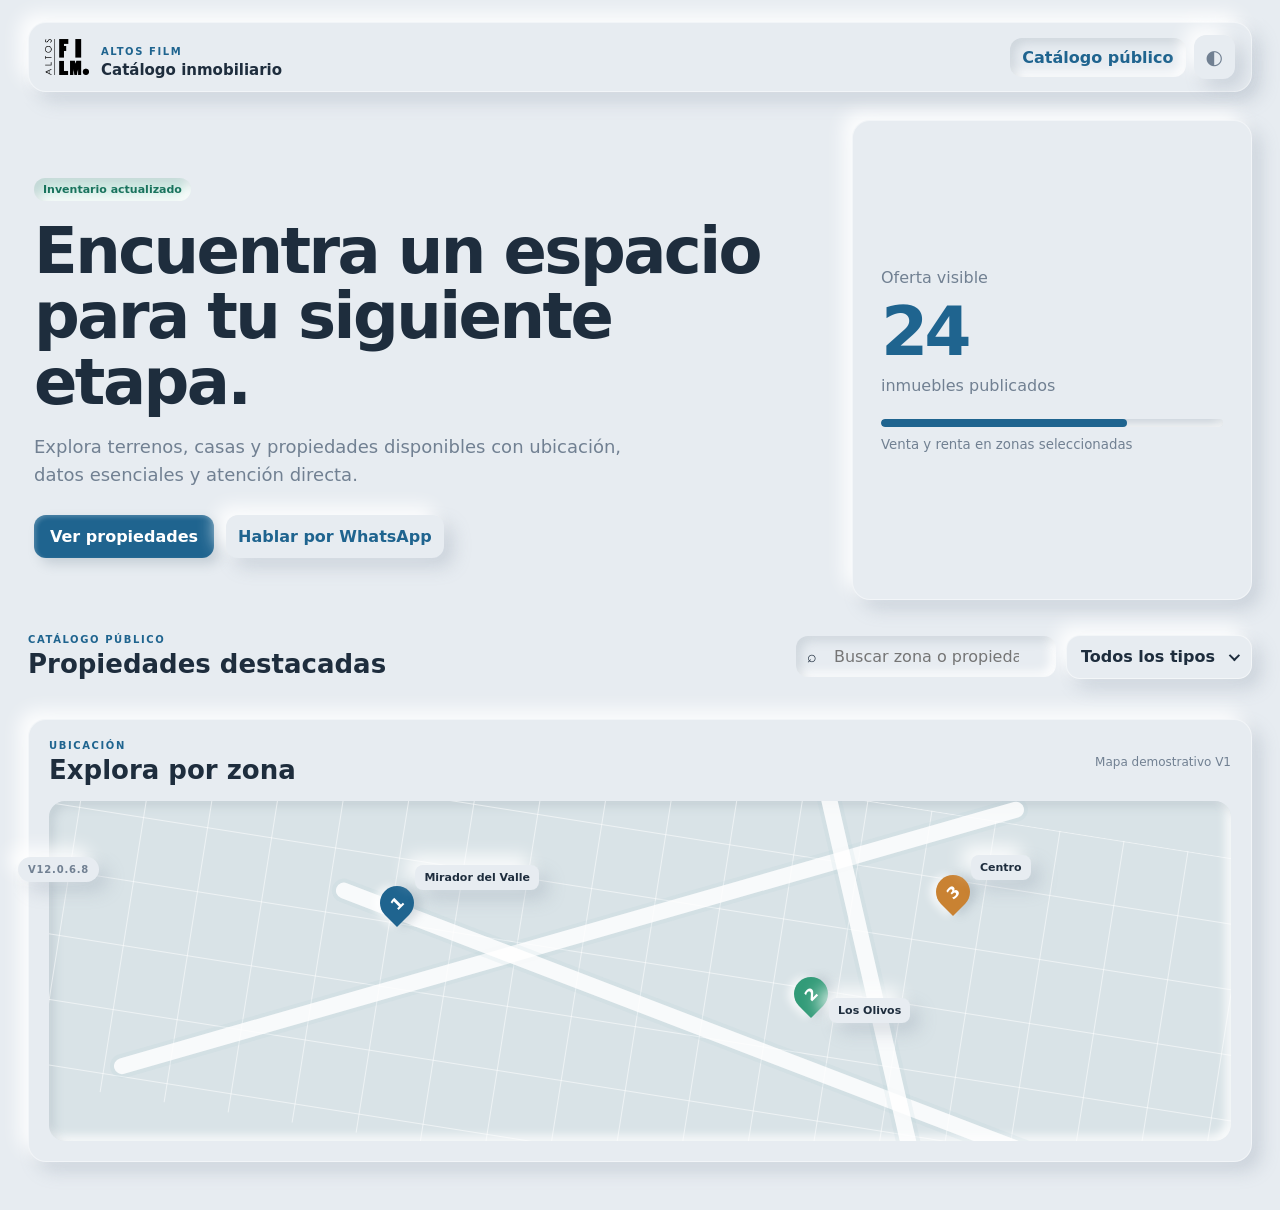
<file: portal/index.html>
<!doctype html>
<html lang="es">
  <head>
    <meta charset="UTF-8" />
    <meta name="viewport" content="width=device-width, initial-scale=1.0" />
    <meta name="description" content="RPM inmobiliario integral de Altos Film" />
    <title>Portal inmobiliario | Altos Film</title>
    <link rel="stylesheet" href="../src/css/app.css" />
  </head>
  <body class="portal-mode">
    <div class="app-shell">
      <header class="topbar glass-panel">
        <div class="brand-lockup">
          <img src="../assets/logo-altosfilm.png" alt="Altos Film" class="brand-logo" />
          <div>
            <p class="eyebrow">ALTOS FILM</p>
            <h1>Catálogo inmobiliario</h1>
          </div>
        </div>
        <div class="topbar-actions">
          <span class="mode-switch active">Catálogo público</span>
          <button class="icon-button" id="themeToggle" aria-label="Cambiar modo visual">◐</button>
        </div>
      </header>

      <main>
        <section id="portalView" class="view active-view">
          <div class="portal-hero">
            <div class="hero-copy">
              <span class="status-pill">Inventario actualizado</span>
              <h2>Encuentra un espacio para tu siguiente etapa.</h2>
              <p>Explora terrenos, casas y propiedades disponibles con ubicación, datos esenciales y atención directa.</p>
              <div class="hero-actions">
                <button class="primary-button" data-scroll="catalogo">Ver propiedades</button>
                <button class="secondary-button" id="heroContact">Hablar por WhatsApp</button>
              </div>
            </div>
            <div class="hero-stat glass-panel">
              <span class="stat-label">Oferta visible</span>
              <strong>24</strong>
              <span class="stat-caption">inmuebles publicados</span>
              <div class="mini-progress"><span></span></div>
              <small>Venta y renta en zonas seleccionadas</small>
            </div>
          </div>

          <section class="section-block" id="catalogo">
            <div class="section-heading">
              <div>
                <span class="eyebrow">CATÁLOGO PÚBLICO</span>
                <h3>Propiedades destacadas</h3>
              </div>
              <div class="catalog-controls">
                <label class="search-box"><span>⌕</span><input id="propertySearch" type="search" placeholder="Buscar zona o propiedad" /></label>
                <select id="propertyType" aria-label="Filtrar tipo de propiedad">
                  <option value="all">Todos los tipos</option>
                  <option value="Casa">Casas</option>
                  <option value="Terreno">Terrenos</option>
                </select>
              </div>
            </div>
            <div class="property-grid" id="propertyGrid"></div>
          </section>

          <section class="map-section glass-panel">
            <div class="section-heading compact">
              <div>
                <span class="eyebrow">UBICACIÓN</span>
                <h3>Explora por zona</h3>
              </div>
              <span class="map-note">Mapa demostrativo V1</span>
            </div>
            <div class="map-canvas" aria-label="Mapa demostrativo con propiedades">
              <div class="map-grid-lines"></div>
              <div class="map-road road-a"></div><div class="map-road road-b"></div><div class="map-road road-c"></div>
              <button class="map-pin pin-a" data-pin="Mirador del Valle">1</button>
              <button class="map-pin pin-b" data-pin="Los Olivos">2</button>
              <button class="map-pin pin-c" data-pin="Centro">3</button>
              <div class="map-label label-a">Mirador del Valle</div>
              <div class="map-label label-b">Los Olivos</div>
              <div class="map-label label-c">Centro</div>
            </div>
          </section>
        </section>

        <section id="rpmView" class="view">
          <div class="rpm-layout">
            <aside class="sidebar glass-panel">
              <div class="sidebar-title"><span class="signal-dot"></span><span>Operación interna</span></div>
              <nav class="side-nav">
                <button class="nav-item active" data-panel="dashboardPanel">⌂ <span>Dashboard</span></button>
                <button class="nav-item" data-panel="propertiesPanel">⌂ <span>Propiedades</span></button>
                <button class="nav-item" data-panel="crmPanel">◎ <span>CRM</span><b>8</b></button>
                <button class="nav-item" data-panel="collectionsPanel">$ <span>Cobranza</span><b>3</b></button>
                <button class="nav-item" data-panel="documentsPanel">▤ <span>Expedientes</span></button>
              </nav>
              <div class="sidebar-footer"><small>Sesión de demostración</small><strong>Administrador RPM</strong><button id="logoutDemo">Cerrar sesión</button></div>
            </aside>

            <div class="rpm-content">
              <div class="rpm-header">
                <div><span class="eyebrow">CONTROL GENERAL</span><h2>Buen día, administrador</h2><p>Este es el resumen de la operación inmobiliaria.</p></div>
                <button class="primary-button" id="newAction">＋ Nueva acción</button>
              </div>

              <section class="rpm-panel active-panel" id="dashboardPanel">
                <div class="metric-grid">
                  <article class="metric-card glass-panel"><span>Propiedades activas</span><strong>24</strong><small class="positive">+4 este mes</small></article>
                  <article class="metric-card glass-panel"><span>Prospectos abiertos</span><strong>86</strong><small class="positive">+12 esta semana</small></article>
                  <article class="metric-card glass-panel"><span>Cobranza pendiente</span><strong>$184,500</strong><small class="warning">3 vencimientos</small></article>
                  <article class="metric-card glass-panel"><span>Visitas agendadas</span><strong>12</strong><small>Próximos 7 días</small></article>
                </div>
                <div class="dashboard-columns">
                  <article class="data-card glass-panel"><div class="card-heading"><div><span class="eyebrow">ACTIVIDAD</span><h3>Seguimiento prioritario</h3></div><button class="text-button">Ver todo</button></div><div class="activity-list"><div class="activity-row"><span class="activity-icon cyan">◎</span><div><strong>Interés nuevo en Casa Encino</strong><small>Mariana López · hace 18 min</small></div><span class="tag blue">Nuevo</span></div><div class="activity-row"><span class="activity-icon green">✓</span><div><strong>Abono registrado en Lote 14</strong><small>Operación #RPM-1024 · hoy</small></div><span class="tag green">Pagado</span></div><div class="activity-row"><span class="activity-icon orange">!</span><div><strong>Documento pendiente</strong><small>Expediente de Roberto Sánchez</small></div><span class="tag orange">Revisar</span></div></div></article>
                  <article class="data-card glass-panel"><div class="card-heading"><div><span class="eyebrow">AGENDA</span><h3>Próximas visitas</h3></div><button class="text-button">Calendario</button></div><div class="agenda-item"><div class="date-badge"><strong>24</strong><small>SEP</small></div><div><strong>Casa Encino</strong><small>10:30 · Mariana López</small></div><span class="status-dot green-dot"></span></div><div class="agenda-item"><div class="date-badge"><strong>25</strong><small>SEP</small></div><div><strong>Terreno Los Olivos</strong><small>16:00 · Carlos Ramírez</small></div><span class="status-dot blue-dot"></span></div><div class="agenda-item"><div class="date-badge"><strong>27</strong><small>SEP</small></div><div><strong>Firma de contrato</strong><small>12:00 · Sala de juntas</small></div><span class="status-dot orange-dot"></span></div></article>
                </div>
              </section>

              <section class="rpm-panel" id="propertiesPanel"><div class="panel-title"><div><span class="eyebrow">INVENTARIO</span><h3>Propiedades</h3></div><button class="primary-button">＋ Registrar propiedad</button></div><div class="table-toolbar"><input type="search" placeholder="Buscar por clave, zona o propietario" /><select><option>Todos los estados</option><option>Disponible</option><option>Apartado</option></select></div><div class="table-wrap"><table><thead><tr><th>Clave</th><th>Propiedad</th><th>Zona</th><th>Operación</th><th>Estado</th></tr></thead><tbody><tr><td>RPM-1001</td><td><strong>Casa Encino</strong><small>Casa · 3 recámaras</small></td><td>Mirador del Valle</td><td>Venta · $2,850,000</td><td><span class="tag green">Disponible</span></td></tr><tr><td>RPM-1002</td><td><strong>Terreno Los Olivos</strong><small>Terreno · 420 m²</small></td><td>Los Olivos</td><td>Venta · $980,000</td><td><span class="tag blue">Publicado</span></td></tr><tr><td>RPM-1003</td><td><strong>Casa Centro</strong><small>Casa · 2 recámaras</small></td><td>Centro</td><td>Renta · $12,500</td><td><span class="tag orange">Apartado</span></td></tr></tbody></table></div></section>
              <section class="rpm-panel" id="crmPanel">
  <div class="panel-title"><div><span class="eyebrow">CRM INMOBILIARIO · V7.0</span><h3>CRM inmobiliario</h3><p class="panel-subtitle">Prospectos, clientes, propietarios e inversionistas con historial y próxima acción.</p></div><button class="primary-button" id="newCrmContact">＋ Nuevo contacto</button></div>
  <div class="crm-toolbar glass-panel"><input id="crmSearch" type="search" placeholder="Buscar nombre, teléfono, correo o inmueble" /><select id="crmOwnerFilter"><option value="all">Todos los responsables</option></select><select id="crmTypeFilter"><option value="all">Todos los perfiles</option><option>Nuevo</option><option>Potencial</option><option>Calificado</option><option>Cliente efectivo</option><option>Propietario</option><option>Inversionista</option><option>Perdido</option></select></div>
  <div class="crm-summary" id="crmSummary"></div>
  <div class="crm-kanban" id="crmKanban"></div>
</section>
              <section class="rpm-panel" id="collectionsPanel"><div class="panel-title"><div><span class="eyebrow">CONTROL FINANCIERO</span><h3>Cobranza y abonos</h3></div><button class="primary-button">＋ Registrar abono</button></div><div class="metric-grid compact-metrics"><article class="metric-card glass-panel"><span>Cartera total</span><strong>$1,240,500</strong><small>18 cuentas activas</small></article><article class="metric-card glass-panel"><span>Vencido</span><strong>$184,500</strong><small class="warning">3 cuentas requieren atención</small></article></div><div class="empty-state glass-panel"><span class="empty-icon">$</span><h3>Vista de cobranza preparada</h3><p>En la siguiente versión se conectarán contratos, calendarios de pago, abonos y comprobantes.</p></div></section>
              <section class="rpm-panel" id="documentsPanel"><div class="panel-title"><div><span class="eyebrow">EXPEDIENTES</span><h3>Documentación</h3></div><button class="primary-button">＋ Nuevo expediente</button></div><div class="empty-state glass-panel"><span class="empty-icon">▤</span><h3>Control documental preparado</h3><p>La V1 deja lista la navegación para expedientes de clientes, propiedades y operaciones.</p></div></section>
            </div>
          </div>
        </section>
      </main>
    </div>

    <div class="modal-backdrop" id="leadModal" aria-hidden="true"><div class="modal glass-panel lead-capture-modal"><button class="modal-close" data-close-modal>×</button><span class="eyebrow">CAPTACIÓN DE INTERESADOS · V6.0</span><h3>Quiero información</h3><p>Tu solicitud quedará vinculada a la propiedad para que el asesor tenga todo el contexto.</p><form id="leadForm"><input type="hidden" name="propertyId" /><label>Nombre<input name="name" required maxlength="120" placeholder="Tu nombre" /></label><label>Teléfono<input name="phone" required inputmode="tel" placeholder="10 dígitos" /></label><label>Correo (opcional)<input name="email" type="email" placeholder="correo@ejemplo.com" /></label><label>Propiedad de interés<input name="propertyName" readonly placeholder="Consulta general" /></label><div class="lead-property-context" id="leadPropertyContext" hidden></div><label>Horario preferido<select name="preferredTime"><option value="">Cualquier horario</option><option>Mañana</option><option>Mediodía</option><option>Tarde</option><option>Noche</option></select></label><label>Mensaje<textarea name="message" rows="3" placeholder="¿Qué te gustaría conocer?"></textarea></label><label class="consent"><input name="consent" type="checkbox" required /> Acepto que la inmobiliaria me contacte.</label><div class="lead-actions"><button class="primary-button" type="submit">Enviar interés</button></div><small class="lead-help">Primero guardaremos tu solicitud en el RPM y después se abrirá WhatsApp con tu mensaje preparado.</small></form></div></div>
    <div class="version-badge" title="Versión de desarrollo">V12.0.6.8</div>
<div class="modal-backdrop" id="crmContactModal" aria-hidden="true"><div class="modal glass-panel property-modal"><button class="modal-close" data-close-crm-modal>×</button><span class="eyebrow">CRM · V7.0</span><h3 id="crmContactModalTitle">Nuevo contacto</h3><form id="crmContactForm" class="property-form"><input type="hidden" name="sourceLeadId"/><label>Nombre<input name="name" required maxlength="120" /></label><label>Teléfono<input name="phone" required /></label><label>Correo<input name="email" type="email" /></label><label>Perfil<select name="contactType"><option>Nuevo</option><option>Potencial</option><option>Calificado</option><option>Cliente efectivo</option><option>Propietario</option><option>Inversionista</option><option>Perdido</option></select></label><label>Etapa<select name="stage"><option>Nuevo</option><option>Contactado</option><option>Calificado</option><option>Visita agendada</option><option>Negociación</option><option>Cerrado</option><option>Perdido</option></select></label><label>Responsable<input name="owner" placeholder="Asesor responsable" /></label><label>Inmueble / desarrollo<input name="propertyName" placeholder="Propiedad de interés" /></label><label>Próxima acción<input name="nextAction" placeholder="Llamar, visita, enviar propuesta…" /></label><label>Fecha próxima acción<input name="nextActionAt" type="datetime-local" /></label><label>Fuente<input name="source" placeholder="Portal, WhatsApp, referido…" /></label><label class="full-field">Preferencias<textarea name="preferences" rows="2" placeholder="Zona, presupuesto, tipo de inmueble…"></textarea></label><label class="full-field">Notas<textarea name="notes" rows="3"></textarea></label><div class="settings-actions full-field"><button class="primary-button" type="submit">Guardar contacto</button><button class="secondary-button" type="button" data-close-crm-modal>Cancelar</button></div></form></div></div>
<div class="modal-backdrop" id="crmDetailModal" aria-hidden="true"><div class="modal glass-panel crm-detail-modal"><button class="modal-close" data-close-crm-detail>×</button><div id="crmDetailContent"></div></div></div>
    <div class="toast" id="toast" role="status"></div>
    <script src="../config/firebase-config.js"></script>
    <script src="../src/js/app.js"></script>
  </body>
</html>
</file>
<file: src/css/app.css>
:root{--surface:#e7ecf1;--surface-dark:#dbe2e9;--ink:#1e2d3d;--muted:#718092;--primary:#1f648f;--cyan:#37aabe;--green:#329b78;--orange:#c98232;--red:#b85b61;--line:#d1d9e1;--light-shadow:-9px -9px 18px rgba(255,255,255,.9);--dark-shadow:9px 9px 18px rgba(128,145,160,.28);--pressed-shadow:inset 5px 5px 10px rgba(137,151,164,.25),inset -5px -5px 10px rgba(255,255,255,.88);--radius:18px}*{box-sizing:border-box}html{scroll-behavior:smooth}body{margin:0;min-height:100vh;color:var(--ink);font-family:Inter,ui-sans-serif,system-ui,-apple-system,"Segoe UI",sans-serif;background:var(--surface)}button,input,select,textarea{font:inherit}button{border:0;color:inherit;cursor:pointer}a{color:inherit}.app-shell{max-width:1440px;margin:0 auto;padding:22px 28px 48px}.glass-panel{background:var(--surface);border:1px solid rgba(255,255,255,.45);border-radius:var(--radius);box-shadow:var(--light-shadow),var(--dark-shadow)}.topbar{display:flex;align-items:center;justify-content:space-between;padding:12px 16px;margin-bottom:28px;position:sticky;top:14px;z-index:5}.brand-lockup{display:flex;gap:12px;align-items:center}.brand-logo{width:44px;height:44px;object-fit:contain}.brand-lockup h1{font-size:15px;margin:0}.eyebrow{display:block;color:var(--primary);font-size:10px;font-weight:850;letter-spacing:.16em;margin-bottom:4px}.topbar-actions{display:flex;align-items:center;gap:8px}.mode-switch,.icon-button,.secondary-button,.text-button{background:var(--surface);border-radius:12px;box-shadow:var(--light-shadow),var(--dark-shadow);color:var(--muted);font-weight:750;padding:10px 12px;text-decoration:none}.mode-switch.active{color:var(--primary);box-shadow:var(--pressed-shadow)}.icon-button{font-size:20px}.view{display:none}.active-view{display:block}.portal-hero{display:grid;grid-template-columns:1.5fr .75fr;gap:24px;align-items:stretch;margin-bottom:34px}.hero-copy{padding:58px 10px 42px 6px}.status-pill,.tag{display:inline-flex;align-items:center;border-radius:999px;padding:5px 9px;font-size:11px;font-weight:800}.status-pill{background:#d5eee7;color:#19735d;box-shadow:var(--pressed-shadow)}.hero-copy h2{max-width:760px;margin:18px 0;font-size:clamp(38px,5vw,72px);line-height:1.02;letter-spacing:-.04em}.hero-copy p{max-width:620px;color:var(--muted);font-size:18px;line-height:1.55}.hero-actions{display:flex;gap:12px;margin-top:26px}.primary-button{background:var(--primary);border-radius:12px;box-shadow:inset 2px 2px 4px rgba(255,255,255,.22),6px 6px 12px rgba(128,145,160,.32);color:#fff;font-weight:800;padding:12px 16px}.primary-button:active,.secondary-button:active,.icon-button:active,.mode-switch:active{box-shadow:var(--pressed-shadow);transform:translateY(1px)}.secondary-button{color:var(--primary)}.hero-stat{display:flex;flex-direction:column;justify-content:center;min-height:240px;padding:28px}.stat-label,.stat-caption,.metric-card span,.metric-card small{color:var(--muted)}.hero-stat strong{color:var(--primary);font-size:68px;letter-spacing:-.06em;margin:5px 0}.mini-progress{height:8px;border-radius:99px;background:var(--surface-dark);box-shadow:var(--pressed-shadow);margin:24px 0 10px;overflow:hidden}.mini-progress span{display:block;width:72%;height:100%;border-radius:99px;background:var(--primary)}.hero-stat small{color:var(--muted)}.section-block,.map-section{margin-top:24px}.section-heading{display:flex;align-items:end;justify-content:space-between;gap:16px;margin-bottom:16px}.section-heading.compact{align-items:center}.section-heading h3,.card-heading h3,.panel-title h3{font-size:26px;margin:0}.catalog-controls{display:flex;gap:12px;align-items:center}.search-box{display:flex;gap:6px;align-items:center;border-radius:12px;box-shadow:var(--pressed-shadow);padding:0 11px}.search-box input,.table-toolbar input{min-width:190px;border:0;outline:0;background:transparent;padding:11px}.catalog-controls select,.table-toolbar select{border:0;border-radius:12px;background:var(--surface);box-shadow:var(--light-shadow),var(--dark-shadow);color:var(--ink);padding:11px}.property-grid{display:grid;grid-template-columns:repeat(3,1fr);gap:18px}.property-card{overflow:hidden;background:var(--surface);border-radius:var(--radius);box-shadow:var(--light-shadow),var(--dark-shadow)}.property-visual{height:160px;position:relative;overflow:hidden;background-color:var(--surface-dark);background-position:center;background-size:cover}.property-visual::before{content:"";position:absolute;inset:0;background:linear-gradient(180deg,rgba(16,35,63,.02),rgba(16,35,63,.35))}.property-badge{position:absolute;left:12px;top:12px;z-index:1;border-radius:99px;background:var(--surface);box-shadow:var(--light-shadow),var(--dark-shadow);color:var(--primary);font-size:11px;font-weight:800;padding:6px 9px}.property-body{padding:16px}.property-body h4{margin:0 0 5px;font-size:18px}.property-body p{margin:0;color:var(--muted);font-size:13px}.property-meta{display:flex;justify-content:space-between;align-items:end;gap:8px;margin-top:16px}.property-price{color:var(--primary);font-size:18px;font-weight:850}.map-section{padding:20px}.map-note{color:var(--muted);font-size:12px}.map-canvas{height:340px;position:relative;overflow:hidden;border-radius:16px;background:#d9e3e7;box-shadow:var(--pressed-shadow)}.map-grid-lines{position:absolute;inset:0;background-image:linear-gradient(rgba(255,255,255,.55) 1px,transparent 1px),linear-gradient(90deg,rgba(255,255,255,.55) 1px,transparent 1px);background-size:54px 54px;transform:rotate(9deg) scale(1.2)}.map-road{position:absolute;height:16px;border-radius:99px;background:rgba(255,255,255,.82);box-shadow:0 0 0 4px rgba(164,196,204,.12);transform:rotate(-16deg)}.road-a{width:80%;top:38%;left:4%}.road-b{width:70%;top:67%;left:22%;transform:rotate(21deg)}.road-c{width:60%;top:12%;left:37%;transform:rotate(77deg)}.map-pin{width:34px;height:34px;position:absolute;border-radius:50% 50% 50% 0;background:var(--primary);box-shadow:5px 5px 10px rgba(128,145,160,.3),-4px -4px 9px rgba(255,255,255,.8);color:#fff;font-weight:800;transform:rotate(-45deg)}.pin-a{top:25%;left:28%}.pin-b{top:52%;left:63%;background:var(--green)}.pin-c{top:22%;left:75%;background:var(--orange)}.map-label{position:absolute;border-radius:8px;background:var(--surface);box-shadow:var(--light-shadow),var(--dark-shadow);color:var(--ink);font-size:11px;font-weight:800;padding:6px 9px}.label-a{top:19%;left:31%}.label-b{top:58%;left:66%}.label-c{top:16%;left:78%}.rpm-layout{display:grid;grid-template-columns:224px 1fr;gap:20px}.sidebar{display:flex;flex-direction:column;min-height:calc(100vh - 130px);padding:16px}.sidebar-title{display:flex;gap:8px;align-items:center;padding:10px 8px 22px;font-size:12px;font-weight:800}.signal-dot,.status-dot{width:8px;height:8px;display:inline-block;border-radius:50%;background:var(--green)}.side-nav{display:grid;gap:7px}.nav-item{display:flex;gap:10px;align-items:center;border-radius:12px;background:transparent;color:var(--muted);font-weight:750;padding:12px;text-align:left}.nav-item.active,.nav-item:hover{color:var(--primary);box-shadow:var(--pressed-shadow)}.nav-item b{margin-left:auto;border-radius:99px;background:var(--surface);box-shadow:var(--light-shadow),var(--dark-shadow);color:var(--primary);font-size:10px;padding:2px 6px}.sidebar-footer{display:grid;gap:5px;margin-top:auto;padding:14px 8px;border-top:1px solid var(--line)}.sidebar-footer small{color:var(--muted)}.sidebar-footer strong{font-size:12px}.sidebar-footer button{text-align:left;background:transparent;color:var(--red);font-weight:700;padding:6px 0}.rpm-header{display:flex;justify-content:space-between;align-items:end;margin-bottom:20px}.rpm-header h2{margin:0 0 4px;font-size:31px}.rpm-header p{margin:0;color:var(--muted)}.rpm-panel{display:none;padding-bottom:20px}.active-panel{display:block}.metric-grid{display:grid;grid-template-columns:repeat(4,1fr);gap:14px;margin-bottom:18px}.metric-card{display:flex;flex-direction:column;justify-content:space-between;min-height:130px;padding:18px}.metric-card strong{font-size:30px;letter-spacing:-.04em}.positive{color:var(--green)!important}.warning{color:var(--orange)!important}.dashboard-columns{display:grid;grid-template-columns:1.25fr .9fr;gap:18px}.data-card{padding:18px}.card-heading,.panel-title{display:flex;justify-content:space-between;align-items:end;gap:12px;margin-bottom:14px}.text-button{padding:4px;font-size:12px;color:var(--primary)}.activity-list{display:grid;gap:4px}.activity-row,.agenda-item{display:flex;align-items:center;gap:12px;padding:12px 0;border-bottom:1px solid var(--line)}.activity-row:last-child,.agenda-item:last-child{border-bottom:0}.activity-icon{width:32px;height:32px;display:grid;place-items:center;border-radius:10px;font-weight:900;box-shadow:var(--pressed-shadow)}.activity-icon.cyan{background:#dff3f5;color:#1d8794}.activity-icon.green{background:#dcf4e9;color:#1a8060}.activity-icon.orange{background:#fff0dc;color:#af6b20}.activity-row div:nth-child(2),.agenda-item div:nth-child(2){flex:1}.activity-row small,.agenda-item small,.lead-card small,td small{display:block;color:var(--muted);margin-top:4px}.tag.blue{background:#dceef6;color:#23658b}.tag.green{background:#def3e8;color:#197253}.tag.orange{background:#fff0df;color:#aa691e}.date-badge{width:42px;height:48px;display:grid;place-items:center;border-radius:10px;background:var(--surface);box-shadow:var(--pressed-shadow);padding:5px}.date-badge strong{font-size:17px}.date-badge small{font-size:9px;font-weight:800;margin:0}.green-dot{background:var(--green)}.blue-dot{background:#2c9fd0}.orange-dot{background:var(--orange)}.table-toolbar{display:flex;gap:10px;margin-bottom:12px}.table-toolbar input{flex:1;border-radius:12px;box-shadow:var(--pressed-shadow)}.table-wrap{overflow:auto;border-radius:16px;box-shadow:var(--pressed-shadow)}table{width:100%;border-collapse:collapse;text-align:left}th,td{padding:14px;border-bottom:1px solid var(--line);font-size:13px;white-space:nowrap}th{color:var(--muted);font-size:11px;text-transform:uppercase;letter-spacing:.08em}tbody tr:last-child td{border-bottom:0}.kanban{display:grid;grid-template-columns:repeat(3,1fr);gap:14px}.kanban-column{min-height:240px;border-radius:14px;background:var(--surface);box-shadow:var(--pressed-shadow);padding:12px}.kanban-head{display:flex;justify-content:space-between;align-items:center;margin-bottom:10px;color:var(--muted);font-size:12px;font-weight:800}.kanban-head b{border-radius:99px;background:var(--surface);box-shadow:var(--light-shadow),var(--dark-shadow);color:var(--primary);padding:3px 7px}.lead-card{display:grid;gap:4px;margin-bottom:9px;border-radius:12px;background:var(--surface);box-shadow:var(--light-shadow),var(--dark-shadow);padding:14px}.lead-card .tag{justify-self:start;margin-top:7px}.compact-metrics{grid-template-columns:repeat(2,1fr);max-width:700px}.empty-state{text-align:center;padding:42px}.empty-icon{width:44px;height:44px;display:grid;place-items:center;margin:0 auto 14px;border-radius:14px;box-shadow:var(--pressed-shadow);color:var(--primary);font-weight:900}.empty-state h3{margin:0 0 6px}.empty-state p{margin:0;color:var(--muted)}.modal-backdrop{display:none;position:fixed;inset:0;z-index:10;align-items:center;justify-content:center;background:rgba(46,62,77,.32);padding:20px}.modal-backdrop.open{display:flex}.modal{width:min(480px,100%);position:relative;padding:24px}.modal-close{position:absolute;right:15px;top:12px;background:transparent;color:var(--muted);font-size:26px}.modal h3{font-size:28px;margin:8px 0}.modal p{color:var(--muted)}.modal form{display:grid;gap:12px}.modal label{display:grid;gap:6px;font-size:12px;font-weight:750}.modal input,.modal select,.modal textarea{border:0;border-radius:10px;background:var(--surface);box-shadow:var(--pressed-shadow);outline-color:var(--cyan);padding:11px}.consent{display:grid!important;grid-template-columns:18px 1fr;align-items:center;color:var(--muted);font-weight:600!important}.toast{position:fixed;right:22px;bottom:22px;z-index:20;border-radius:12px;background:var(--ink);box-shadow:var(--light-shadow),var(--dark-shadow);color:#fff;opacity:0;padding:12px 16px;pointer-events:none;transform:translateY(10px);transition:.25s}.toast.show{opacity:1;transform:translateY(0)}.gateway-shell{min-height:100vh;display:grid;place-items:center}.gateway-card{max-width:640px;padding:54px 48px;text-align:center}.gateway-logo{width:96px;height:96px;object-fit:contain;margin-bottom:18px}.gateway-card h1{font-size:clamp(34px,6vw,58px);line-height:1.04;letter-spacing:-.04em;margin:12px 0}.gateway-card p{max-width:510px;margin:0 auto;color:var(--muted);font-size:17px;line-height:1.55}.gateway-actions{display:flex;justify-content:center;gap:10px;flex-wrap:wrap;margin-top:28px}.gateway-actions a{text-decoration:none}.gateway-links{display:flex;justify-content:center;gap:8px;flex-wrap:wrap;margin-top:26px}.gateway-links span{border-radius:999px;background:var(--surface);box-shadow:var(--light-shadow),var(--dark-shadow);color:var(--muted);font-size:11px;font-weight:800;padding:7px 10px}.portal-mode #rpmView{display:none!important}.confi-mode #portalView{display:none!important}.confi-mode #rpmView{display:block!important}@media (max-width:980px){.portal-hero,.dashboard-columns{grid-template-columns:1fr}.property-grid{grid-template-columns:repeat(2,1fr)}.metric-grid{grid-template-columns:repeat(2,1fr)}.rpm-layout{grid-template-columns:1fr}.sidebar{min-height:auto}.side-nav{grid-template-columns:repeat(5,1fr)}.nav-item{justify-content:center}.nav-item span,.nav-item b{display:none}}@media (max-width:650px){.app-shell{padding:12px 12px 30px}.topbar{top:8px;padding:10px}.brand-lockup h1{font-size:12px}.brand-logo{width:36px;height:36px}.topbar-actions{gap:5px}.mode-switch{padding:8px 7px;font-size:10px}.icon-button{padding:7px}.hero-copy{padding:34px 2px 20px}.hero-copy h2{font-size:42px}.hero-copy p{font-size:15px}.hero-actions{flex-direction:column}.section-heading{align-items:stretch;flex-direction:column}.catalog-controls{flex-direction:column;align-items:stretch}.search-box input{width:100%;min-width:0}.property-grid{grid-template-columns:1fr}.map-canvas{height:260px}.rpm-header{align-items:stretch;flex-direction:column;gap:14px}.rpm-header .primary-button{align-self:start}.metric-grid,.compact-metrics{grid-template-columns:1fr}.side-nav{grid-template-columns:repeat(5,1fr)}.panel-title{align-items:stretch;flex-direction:column}.kanban{grid-template-columns:1fr;overflow:auto}.kanban-column{min-height:160px}.table-toolbar{flex-direction:column}.table-toolbar input{width:100%}.gateway-card{padding:38px 22px}}
.settings-grid{display:grid;grid-template-columns:minmax(0,1.35fr) minmax(240px,.65fr);gap:18px}.settings-card,.logo-preview-card{padding:22px}.settings-card h3{margin:4px 0 8px;font-size:24px}.settings-card p,.settings-help,.logo-preview-card small{color:var(--muted);line-height:1.5}.settings-form{display:grid;gap:14px;margin-top:18px}.settings-form label{display:grid;gap:6px;font-size:12px;font-weight:750}.settings-form input{border:0;border-radius:10px;background:var(--surface);box-shadow:var(--pressed-shadow);outline-color:var(--cyan);padding:12px}.settings-actions{display:flex;gap:10px;flex-wrap:wrap}.settings-help{display:block;margin-top:14px;font-size:12px}.connection-badge{display:inline-flex;width:max-content;max-width:100%;margin-top:14px;border-radius:999px;background:#dff3e9;box-shadow:var(--pressed-shadow);color:#1e7b5b;font-size:11px;font-weight:800;padding:7px 10px}.logo-preview-card{display:grid;align-content:start;gap:10px}.logo-preview{min-height:180px;display:grid;place-items:center;border-radius:16px;background:var(--surface);box-shadow:var(--pressed-shadow);padding:28px}.logo-preview img{width:min(180px,100%);max-height:120px;object-fit:contain}.logo-preview-card strong{font-size:15px}.settings-card .secondary-button{display:inline-flex;align-items:center;justify-content:center}@media (max-width:980px){.settings-grid{grid-template-columns:1fr}}@media (max-width:650px){.settings-actions{flex-direction:column}.settings-actions button{width:100%}}
.auth-backdrop{display:none;position:fixed;inset:0;z-index:30;align-items:center;justify-content:center;background:rgba(46,62,77,.48);padding:20px}.auth-backdrop.open{display:flex}.auth-card{width:min(430px,100%);padding:34px 30px;text-align:center}.auth-logo{width:82px;height:82px;object-fit:contain;margin-bottom:12px}.auth-card h2{font-size:30px;margin:8px 0}.auth-card p,.auth-card>small{color:var(--muted);line-height:1.5}.auth-form{display:grid;gap:14px;margin-top:22px;text-align:left}.auth-form label{display:grid;gap:6px;font-size:12px;font-weight:750}.auth-form input{border:0;border-radius:10px;background:var(--surface);box-shadow:var(--pressed-shadow);outline-color:var(--cyan);padding:12px}.auth-form button{width:100%}.auth-error{min-height:18px;border-radius:8px;color:var(--red);font-size:12px;line-height:1.4}.confi-mode.rpm-locked .app-shell{filter:blur(3px);pointer-events:none;user-select:none}.confi-mode.rpm-locked{overflow:hidden}@media (max-width:650px){.auth-card{padding:28px 20px}}
.firebase-indicator{position:fixed;right:18px;bottom:18px;z-index:25;width:18px;height:18px;border:4px solid var(--surface);border-radius:50%;box-shadow:var(--light-shadow),var(--dark-shadow);background:var(--orange);cursor:help}.firebase-indicator span{display:block;width:100%;height:100%;border-radius:50%}.firebase-indicator.online{background:var(--green)}.firebase-indicator.offline{background:var(--red)}.firebase-indicator.checking{background:var(--orange);animation:firebase-pulse 1.1s infinite}@keyframes firebase-pulse{50%{opacity:.45;transform:scale(.84)}}.remember-user{display:flex!important;grid-template-columns:none!important;align-items:center;gap:8px;color:var(--muted);font-weight:650!important}.remember-user input{width:16px;height:16px;margin:0;box-shadow:none!important;accent-color:var(--primary)}
.dark-mode{--surface:#202a35;--surface-dark:#18212b;--ink:#edf3f7;--muted:#aab9c7;--primary:#70b9de;--cyan:#57c5d3;--green:#6bc59e;--orange:#e0a35d;--red:#e27d83;--line:#354554;--light-shadow:-9px -9px 18px rgba(55,70,85,.6);--dark-shadow:9px 9px 18px rgba(5,9,14,.55);--pressed-shadow:inset 5px 5px 10px rgba(5,9,14,.42),inset -5px -5px 10px rgba(55,70,85,.45)}.dark-mode .primary-button{color:#10202b;background:#70b9de;box-shadow:inset 2px 2px 4px rgba(255,255,255,.2),6px 6px 12px rgba(5,9,14,.55)}.dark-mode .map-canvas{background:#263542}.dark-mode .map-grid-lines{background-image:linear-gradient(rgba(120,150,170,.16) 1px,transparent 1px),linear-gradient(90deg,rgba(120,150,170,.16) 1px,transparent 1px)}.dark-mode .map-road{background:rgba(155,184,198,.28)}.dark-mode .status-pill{background:#23483f;color:#8de0bc}.dark-mode .tag.blue{background:#203f51;color:#8fd2ef}.dark-mode .tag.green{background:#23483f;color:#8de0bc}.dark-mode .tag.orange{background:#4b3824;color:#f0c58f}.dark-mode .activity-icon.cyan{background:#1e4148;color:#8bdce4}.dark-mode .activity-icon.green{background:#21483d;color:#91e0bb}.dark-mode .activity-icon.orange{background:#4a3824;color:#f0bd7e}.dark-mode .auth-backdrop{background:rgba(4,9,14,.7)}
.version-badge{position:fixed;left:18px;bottom:18px;z-index:25;border-radius:999px;background:var(--surface);box-shadow:var(--light-shadow),var(--dark-shadow);color:var(--muted);font-size:10px;font-weight:850;letter-spacing:.08em;padding:7px 10px}.property-modal{width:min(720px,100%);max-height:calc(100vh - 40px);overflow:auto}.property-form{display:grid;gap:12px}.form-two-columns{display:grid;grid-template-columns:repeat(2,minmax(0,1fr));gap:12px}.property-form label{display:grid;gap:6px;font-size:12px;font-weight:750}.property-form input,.property-form select,.property-form textarea{border:0;border-radius:10px;background:var(--surface);box-shadow:var(--pressed-shadow);outline-color:var(--cyan);padding:11px}.property-published{display:flex!important;grid-template-columns:none!important;align-items:center;gap:8px;color:var(--muted);font-weight:650!important}.property-published input{width:16px;height:16px;margin:0;box-shadow:none!important;accent-color:var(--primary)}.row-actions{display:flex;gap:8px;align-items:center}.row-actions .text-button{padding:4px;font-size:11px}.row-actions .delete-property{color:var(--red)}@media (max-width:650px){.form-two-columns{grid-template-columns:1fr}.property-modal{max-height:calc(100vh - 24px)}.version-badge{left:10px;bottom:10px}.firebase-indicator{right:10px;bottom:10px}}
.development-card{overflow:hidden;background:var(--surface);border-radius:var(--radius);box-shadow:var(--light-shadow),var(--dark-shadow)}.development-cover{min-height:280px;background-position:center;background-size:cover;display:flex;align-items:end;padding:22px;position:relative}.development-cover::before{content:"";position:absolute;inset:0;background:linear-gradient(180deg,transparent 35%,rgba(5,12,20,.72))}.development-cover-label{position:relative;color:#fff;font-size:clamp(22px,3vw,38px);font-weight:850;letter-spacing:-.04em}.development-body{padding:22px}.development-intro{display:grid;grid-template-columns:1fr auto;gap:24px;align-items:start}.development-intro h3{font-size:29px;margin:6px 0}.development-intro p{max-width:720px;color:var(--muted);line-height:1.55}.development-price{min-width:190px;border-radius:14px;background:var(--surface);box-shadow:var(--pressed-shadow);padding:16px}.development-price small,.development-price span{display:block;color:var(--muted);font-size:11px}.development-price strong{display:block;color:var(--primary);font-size:26px;margin:6px 0}.development-stats{display:grid;grid-template-columns:repeat(4,1fr);gap:12px;margin:22px 0}.development-stats div{display:grid;gap:4px;border-radius:12px;background:var(--surface);box-shadow:var(--light-shadow),var(--dark-shadow);padding:15px}.development-stats strong{font-size:28px;color:var(--primary)}.development-stats span{color:var(--muted);font-size:11px}.development-columns{display:grid;grid-template-columns:1fr 1fr;gap:22px;margin-top:18px}.development-columns h4,.development-finance h4{margin:5px 0 9px;font-size:17px}.development-list{display:grid;gap:8px;margin:0;padding-left:18px;color:var(--muted);font-size:13px;line-height:1.45}.development-finance{display:flex;justify-content:space-between;align-items:center;gap:16px;margin-top:22px;border-radius:14px;background:var(--surface);box-shadow:var(--pressed-shadow);padding:18px}.development-finance p{margin:0;color:var(--muted);font-size:13px}.development-disclaimer{display:block;margin-top:16px;color:var(--muted);font-size:11px;line-height:1.5}.dark-mode .development-cover::before{background:linear-gradient(180deg,transparent 35%,rgba(0,0,0,.8))}.dark-mode .development-price{background:var(--surface)}@media (max-width:980px){.development-intro,.development-columns{grid-template-columns:1fr}.development-price{min-width:0}.development-stats{grid-template-columns:repeat(2,1fr)}}@media (max-width:650px){.development-cover{min-height:220px;padding:16px}.development-body{padding:16px}.development-stats{grid-template-columns:repeat(2,1fr)}.development-finance{align-items:stretch;flex-direction:column}.development-finance .tag{align-self:start}}
@media (max-width:980px){.side-nav{grid-template-columns:repeat(3,1fr)}}@media (max-width:650px){.side-nav{grid-template-columns:repeat(3,1fr)}}
.development-grid{display:grid;gap:18px}.development-actions{display:flex;gap:10px;flex-wrap:wrap;margin-top:18px;border-top:1px solid var(--line);padding-top:14px}.panel-description{color:var(--muted);line-height:1.5}
.danger-button{border:0;border-radius:12px;background:var(--red);box-shadow:var(--light-shadow),var(--dark-shadow);color:#fff;font-weight:800;padding:11px 16px}.confirm-modal{width:min(460px,100%)}.confirm-modal strong{color:var(--primary)}
.dashboard-projects{padding:18px;margin-bottom:18px}.development-dashboard-stats{display:grid;grid-template-columns:repeat(3,1fr);gap:12px;margin-bottom:12px}.development-dashboard-stats div{display:grid;gap:4px;border-radius:12px;background:var(--surface);box-shadow:var(--pressed-shadow);padding:13px}.development-dashboard-stats strong{font-size:24px;color:var(--primary)}.development-dashboard-stats span{color:var(--muted);font-size:11px}.dashboard-project-list{display:grid}.dashboard-project-row{display:flex;align-items:center;gap:12px;border-top:1px solid var(--line);padding:12px 0}.dashboard-project-row>div{flex:1}.dashboard-project-row small{display:block;color:var(--muted);margin-top:4px}.dashboard-project-row .text-button{white-space:nowrap}@media (max-width:650px){.development-dashboard-stats{grid-template-columns:1fr}.dashboard-project-row{align-items:flex-start;flex-wrap:wrap}.dashboard-project-row .tag{margin-left:auto}}

/* V3.0 · Inventario de propiedades */
.property-modal{max-width:920px;width:min(920px,calc(100vw - 32px));max-height:90vh;overflow:auto}.property-form{display:grid;gap:14px}.form-grid{display:grid;grid-template-columns:repeat(2,minmax(0,1fr));gap:12px}.property-form label{display:grid;gap:6px}.property-form input,.property-form select,.property-form textarea{width:100%}@media(max-width:700px){.form-grid{grid-template-columns:1fr}.property-modal{width:min(96vw,920px);padding:20px}.table-wrap{overflow-x:auto}}
.unit-section{margin-top:24px;padding:22px}.units-grid{display:grid;grid-template-columns:repeat(5,minmax(0,1fr));gap:12px;margin-top:18px}.unit-card{padding:16px;border:1px solid var(--border);border-radius:18px;background:var(--glass)}.unit-card strong,.unit-card span,.unit-card small{display:block}.unit-card strong{font-size:1rem}.unit-card span{margin:7px 0;font-weight:700}.unit-card small{opacity:.72}.manager-stats{margin:0 0 18px}.full-field{grid-column:1/-1}@media(max-width:1050px){.units-grid{grid-template-columns:repeat(3,1fr)}}@media(max-width:700px){.units-grid{grid-template-columns:repeat(2,1fr)}}@media(max-width:460px){.units-grid{grid-template-columns:1fr}}

/* V3.3 */
.unit-card-head{display:flex;justify-content:space-between;gap:12px;align-items:flex-start}.unit-card .development-actions{margin-top:12px;display:flex;gap:8px;flex-wrap:wrap}.manager-stats{margin-bottom:18px}#developmentUnitsGrid{margin-top:16px}.development-actions{display:flex;gap:8px;flex-wrap:wrap;margin-top:14px}

/* V3.3.2 - Selectores Liquid Glass del administrador de unidades */
.unit-section .table-toolbar{align-items:center;flex-wrap:wrap;overflow:visible;position:relative;z-index:8}
.unit-section .table-toolbar>select.rpm-native-select{position:absolute!important;width:1px!important;height:1px!important;opacity:0!important;pointer-events:none!important;clip:rect(0 0 0 0)!important}
.rpm-select{position:relative;min-width:190px;z-index:1}
.rpm-select.is-open{z-index:50}
.rpm-select__trigger{width:100%;min-height:46px;display:flex;align-items:center;justify-content:space-between;gap:16px;border:1px solid rgba(255,255,255,.42);border-radius:14px;background:var(--surface);box-shadow:var(--light-shadow),var(--dark-shadow);color:var(--ink);padding:0 14px;font-weight:650;text-align:left;transition:box-shadow .18s ease,transform .18s ease,color .18s ease}
.rpm-select__trigger:hover,.rpm-select.is-open .rpm-select__trigger{color:var(--primary);box-shadow:var(--pressed-shadow)}
.rpm-select__chevron{width:8px;height:8px;border-right:2px solid currentColor;border-bottom:2px solid currentColor;transform:rotate(45deg) translateY(-2px);transition:transform .18s ease;flex:0 0 auto}
.rpm-select.is-open .rpm-select__chevron{transform:rotate(225deg) translate(-2px,-2px)}
.rpm-select__menu{position:absolute;left:0;right:0;top:calc(100% + 8px);display:none;max-height:260px;overflow:auto;border:1px solid rgba(255,255,255,.5);border-radius:14px;background:var(--surface);box-shadow:0 18px 40px rgba(64,82,99,.22),var(--light-shadow);padding:7px;z-index:100}
.rpm-select.is-open .rpm-select__menu{display:grid;gap:3px}
.rpm-select__option{width:100%;border-radius:10px;background:transparent;color:var(--ink);padding:10px 11px;text-align:left;font-weight:600;transition:background .15s ease,color .15s ease,box-shadow .15s ease}
.rpm-select__option:hover,.rpm-select__option:focus-visible{outline:0;color:var(--primary);box-shadow:var(--pressed-shadow)}
.rpm-select__option.is-selected{background:var(--primary);color:#fff;box-shadow:inset 2px 2px 4px rgba(255,255,255,.18),4px 4px 10px rgba(128,145,160,.2)}
@media(max-width:650px){.unit-section .table-toolbar{align-items:stretch}.rpm-select{width:100%;min-width:0}.rpm-select__menu{position:relative;top:6px;margin-bottom:6px}}

/* V4.0 · Geolocalización, mapas y zonas */
.geo-stats{display:grid;grid-template-columns:repeat(4,minmax(0,1fr));gap:12px;margin-bottom:18px}.geo-stats>div{padding:16px;border-radius:16px;background:var(--surface);box-shadow:var(--light-shadow),var(--dark-shadow);display:grid;gap:5px}.geo-stats strong{font-size:25px;color:var(--primary)}.geo-stats span{font-size:11px;color:var(--muted)}.geo-layout{display:grid;grid-template-columns:minmax(0,2fr) minmax(280px,1fr);gap:18px}.geo-map-card,.zone-card{padding:20px}.geo-filters{display:flex;gap:8px;flex-wrap:wrap}.geo-filters select{border:0;border-radius:12px;background:var(--surface);box-shadow:var(--pressed-shadow);color:var(--ink);padding:10px 12px}.rpm-real-map{height:520px;border-radius:18px;overflow:hidden;margin-top:14px;box-shadow:var(--pressed-shadow);z-index:1}.map-provider-note{display:block;margin-top:10px;color:var(--muted)}.zones-list{display:grid;gap:10px;margin-top:14px}.zone-row{padding:13px;border-radius:14px;background:var(--surface);box-shadow:var(--pressed-shadow)}.zone-row-head{display:flex;justify-content:space-between;gap:10px;align-items:flex-start}.zone-row small{display:block;color:var(--muted);margin-top:5px}.zone-actions{display:flex;gap:6px;margin-top:10px;flex-wrap:wrap}.leaflet-popup-content-wrapper,.leaflet-popup-tip{background:var(--surface);color:var(--ink)}.geo-popup strong{display:block;margin-bottom:4px}.geo-popup small{display:block;color:var(--muted);margin-top:3px}@media(max-width:980px){.geo-layout{grid-template-columns:1fr}.geo-stats{grid-template-columns:repeat(2,1fr)}.rpm-real-map{height:430px}}@media(max-width:560px){.geo-stats{grid-template-columns:1fr 1fr}.geo-filters{width:100%}.geo-filters select{width:100%}.rpm-real-map{height:360px}}

/* V4.0.1 · Corrección visual y ancla estable */
.rpm-native-select{display:none!important;visibility:hidden!important;position:absolute!important;inset:auto!important;width:0!important;height:0!important;min-width:0!important;min-height:0!important;margin:0!important;padding:0!important;border:0!important;opacity:0!important;pointer-events:none!important}
.table-toolbar,.geo-filters{overflow:visible!important}
.rpm-select{position:relative;display:block;min-width:190px;max-width:100%;z-index:10}
.rpm-select.is-open{z-index:1000}
.rpm-select__trigger{appearance:none;-webkit-appearance:none;width:100%;min-height:46px;display:flex;align-items:center;justify-content:space-between;gap:14px;border:1px solid rgba(255,255,255,.48)!important;border-radius:14px;background:var(--surface)!important;box-shadow:var(--light-shadow),var(--dark-shadow)!important;color:var(--ink)!important;padding:0 14px!important;font-weight:650;line-height:1.2;text-align:left;white-space:nowrap}
.rpm-select__label{overflow:hidden;text-overflow:ellipsis;white-space:nowrap}
.rpm-select__menu{position:absolute!important;left:0!important;right:auto!important;top:calc(100% + 8px)!important;display:none!important;width:max-content!important;min-width:100%!important;max-width:min(320px,calc(100vw - 40px))!important;max-height:260px!important;overflow:auto!important;border:1px solid rgba(255,255,255,.55)!important;border-radius:14px!important;background:var(--surface)!important;box-shadow:0 18px 40px rgba(64,82,99,.22),var(--light-shadow)!important;padding:7px!important;z-index:1100!important}
.rpm-select.is-open .rpm-select__menu{display:grid!important;gap:3px!important}
.rpm-select__option{appearance:none;-webkit-appearance:none;display:block;width:100%;min-width:170px;border:0!important;border-radius:10px!important;background:transparent!important;color:var(--ink)!important;padding:10px 11px!important;text-align:left!important;font-weight:600!important;white-space:nowrap}
.rpm-select__option:hover,.rpm-select__option:focus-visible{outline:0!important;color:var(--primary)!important;box-shadow:var(--pressed-shadow)!important}
.rpm-select__option.is-selected{background:var(--primary)!important;color:#fff!important;box-shadow:none!important}
.geo-filters .rpm-select{min-width:165px}
.geo-stats{display:grid!important;grid-template-columns:repeat(4,minmax(0,1fr))!important;gap:12px!important;margin:18px 0 22px!important}
.geo-stats>div{min-width:0!important;padding:16px!important;border:1px solid rgba(255,255,255,.42)!important;border-radius:16px!important;background:var(--surface)!important;box-shadow:var(--light-shadow),var(--dark-shadow)!important;display:flex!important;flex-direction:column!important;gap:5px!important}
.geo-stats>div strong{display:block!important;font-size:25px!important;line-height:1!important;color:var(--primary)!important}
.geo-stats>div span{display:block!important;font-size:11px!important;line-height:1.35!important;color:var(--muted)!important}
@media(max-width:980px){.geo-stats{grid-template-columns:repeat(2,minmax(0,1fr))!important}}
@media(max-width:650px){.unit-section .table-toolbar,.geo-filters{display:grid!important;grid-template-columns:1fr!important;width:100%!important}.rpm-select,.geo-filters .rpm-select{width:100%!important;min-width:0!important}.rpm-select__menu{position:absolute!important;width:100%!important;max-width:100%!important}.geo-stats{grid-template-columns:repeat(2,minmax(0,1fr))!important}}
@media(max-width:420px){.geo-stats{grid-template-columns:1fr!important}}


/* V4.0.2 · Selector Liquid Glass también en catálogo público */
.catalog-controls{overflow:visible!important;position:relative;z-index:20}
.catalog-controls .rpm-select{min-width:165px}
.catalog-controls .rpm-select__trigger{min-height:44px}
.catalog-controls .rpm-select__menu{z-index:1300!important}
@media(max-width:650px){.catalog-controls{display:grid!important;grid-template-columns:1fr!important;width:100%!important}.catalog-controls .search-box,.catalog-controls .rpm-select{width:100%!important;min-width:0!important}.catalog-controls .rpm-select__menu{width:100%!important;max-width:100%!important}}

/* V5.0 - Catalogo publico avanzado */
.catalog-controls{display:flex;gap:10px;flex-wrap:wrap;align-items:center}.catalog-results-bar{display:flex;justify-content:space-between;align-items:center;margin:14px 0 18px;color:var(--muted);font-size:12px;font-weight:750}.public-property-card{transition:transform .2s ease}.public-property-card:hover{transform:translateY(-3px)}.property-visual.property-detail-button{display:flex;width:100%;border:0;text-align:left;cursor:pointer;position:relative}.property-view-chip{position:absolute;right:12px;bottom:12px;border-radius:999px;background:rgba(255,255,255,.88);backdrop-filter:blur(8px);color:#17324b;font-size:10px;font-weight:850;padding:7px 10px}.property-card-actions{display:flex;gap:8px;align-items:center;flex-wrap:wrap}.public-detail-modal{width:min(860px,100%);max-height:calc(100vh - 32px);overflow:auto;padding:0}.public-detail-modal .modal-close{z-index:2;width:38px;height:38px;border-radius:50%;background:rgba(255,255,255,.9);color:#17324b}.public-detail-cover{min-height:330px;background-size:cover;background-position:center;position:relative;padding:20px}.public-detail-body{padding:24px}.public-detail-body h3{font-size:clamp(28px,4vw,44px);margin:6px 0}.public-detail-location{color:var(--muted)}.public-detail-stats{display:grid;grid-template-columns:repeat(4,1fr);gap:10px;margin:20px 0}.public-detail-stats div{display:grid;gap:4px;border-radius:13px;background:var(--surface);box-shadow:var(--pressed-shadow);padding:14px}.public-detail-stats strong{color:var(--primary);font-size:18px}.public-detail-stats span{color:var(--muted);font-size:10px}.public-detail-footer{display:flex;justify-content:space-between;align-items:center;gap:16px;margin-top:22px}.public-detail-footer>strong{font-size:28px;color:var(--primary)}
@media(max-width:850px){.catalog-controls{display:grid;grid-template-columns:repeat(2,minmax(0,1fr));width:100%}.catalog-controls .search-box{grid-column:1/-1}.catalog-controls .rpm-select{width:100%}.public-detail-stats{grid-template-columns:repeat(2,1fr)}}
@media(max-width:650px){.catalog-controls{grid-template-columns:1fr}.catalog-controls .search-box{grid-column:auto}.catalog-results-bar{align-items:flex-start}.public-detail-cover{min-height:230px}.public-detail-body{padding:18px}.public-detail-footer{align-items:stretch;flex-direction:column}.public-detail-stats{grid-template-columns:1fr 1fr}}

/* V5.0.1 - modal y captación vinculada */
.modal-backdrop{z-index:10000!important;isolation:isolate}
.modal-backdrop.open{z-index:10000!important}
.public-detail-modal,.modal-backdrop .modal{z-index:10001}
body:has(.modal-backdrop.open){overflow:hidden}
.lead-property-context{border-radius:12px;background:var(--surface);box-shadow:var(--pressed-shadow);color:var(--primary);font-size:12px;font-weight:800;padding:11px 12px}
#leadForm input[readonly]{color:var(--primary);font-weight:800;cursor:default}
#leadForm button[disabled]{opacity:.65;cursor:wait}


/* V6.0 - Captacion de interesados y WhatsApp */
.lead-capture-modal{width:min(560px,100%)}.lead-actions{display:grid;grid-template-columns:1fr 1fr;gap:10px;margin-top:4px}.lead-help{display:block;color:var(--muted);margin-top:8px}.whatsapp-lead-button{color:#197253}.panel-subtitle{margin:5px 0 0;color:var(--muted);font-size:13px}.lead-inbox-toolbar{display:flex;justify-content:flex-end;color:var(--muted);font-size:12px;font-weight:750;margin-bottom:12px}.public-leads-list{display:grid;gap:10px}.public-lead-row{display:grid;grid-template-columns:1fr 1.4fr .8fr auto;gap:14px;align-items:center;padding:14px}.public-lead-row small{display:block;color:var(--muted);margin-top:5px}.public-lead-row .tag{width:max-content;max-width:100%}#leadForm select{border:0;border-radius:12px;background:var(--surface);box-shadow:var(--pressed-shadow);color:var(--ink);padding:11px 12px;width:100%}@media(max-width:800px){.public-lead-row{grid-template-columns:1fr}.lead-actions{grid-template-columns:1fr}}

/* V7.0 - CRM inmobiliario */
.crm-toolbar{display:grid;grid-template-columns:1.5fr .8fr .8fr;gap:10px;padding:12px;margin-bottom:14px;overflow:visible}.crm-toolbar input,.crm-toolbar select{border:0;border-radius:12px;background:var(--surface);box-shadow:var(--pressed-shadow);color:var(--ink);padding:11px 12px;width:100%}.crm-summary{display:grid;grid-template-columns:repeat(4,minmax(0,1fr));gap:12px;margin-bottom:14px}.crm-summary>div{padding:15px;border-radius:16px;background:var(--surface);box-shadow:var(--soft-shadow)}.crm-summary strong{display:block;font-size:24px;color:var(--primary)}.crm-summary span{font-size:11px;color:var(--muted)}.crm-kanban{display:grid;grid-template-columns:repeat(7,minmax(230px,1fr));gap:12px;overflow-x:auto;padding:2px 2px 14px}.crm-stage{min-height:240px;border-radius:18px;background:var(--surface);box-shadow:var(--pressed-shadow);padding:11px}.crm-stage-head{display:flex;justify-content:space-between;align-items:center;margin-bottom:10px;font-size:12px;font-weight:850}.crm-stage-head b{background:var(--surface);box-shadow:var(--soft-shadow);border-radius:999px;padding:4px 8px}.crm-contact-card{display:grid;gap:7px;padding:12px;margin-bottom:9px;border-radius:14px;background:var(--surface);box-shadow:var(--soft-shadow);cursor:pointer}.crm-contact-card:hover{transform:translateY(-1px)}.crm-contact-card small{color:var(--muted)}.crm-contact-meta{display:flex;gap:6px;flex-wrap:wrap}.crm-contact-next{font-size:10px;color:var(--primary);font-weight:800}.crm-detail-modal{width:min(760px,100%);max-height:calc(100vh - 30px);overflow:auto}.crm-detail-head{padding-right:35px}.crm-detail-grid{display:grid;grid-template-columns:1fr 1fr;gap:10px;margin:16px 0}.crm-detail-grid>div,.crm-activity{padding:12px;border-radius:13px;background:var(--surface);box-shadow:var(--pressed-shadow)}.crm-activity-form{display:grid;grid-template-columns:.7fr 1fr 1.5fr auto;gap:8px;margin:12px 0}.crm-activity-form input,.crm-activity-form select{border:0;border-radius:11px;background:var(--surface);box-shadow:var(--pressed-shadow);color:var(--ink);padding:10px}.crm-timeline{display:grid;gap:8px}.crm-activity small{display:block;color:var(--muted);margin-top:4px}.crm-card-actions{display:flex;gap:6px}.crm-card-actions button{font-size:10px}.crm-empty{color:var(--muted);font-size:12px;padding:12px}.public-lead-row .convert-crm{white-space:nowrap}@media(max-width:900px){.crm-toolbar{grid-template-columns:1fr}.crm-summary{grid-template-columns:repeat(2,1fr)}.crm-detail-grid{grid-template-columns:1fr}.crm-activity-form{grid-template-columns:1fr}}@media(max-width:480px){.crm-summary{grid-template-columns:1fr}}

/* V7.0.1 - CRM responsive containment fix */
.rpm-layout{min-width:0}
.rpm-main,.rpm-content,.rpm-layout>main,.rpm-layout>section{min-width:0;max-width:100%}
#crmPanel{min-width:0;max-width:100%;overflow:hidden}
#crmPanel .panel-title{width:100%;min-width:0;align-items:flex-end;flex-wrap:wrap}
#crmPanel .panel-title>div{min-width:0;flex:1 1 420px}
#crmPanel .panel-title .primary-button{flex:0 0 auto;max-width:100%}
.crm-toolbar{width:100%;min-width:0;max-width:100%;grid-template-columns:minmax(240px,1.5fr) minmax(180px,.8fr) minmax(180px,.8fr)}
.crm-toolbar>*{min-width:0;max-width:100%}
.crm-summary{width:100%;min-width:0;max-width:100%}
.crm-kanban{width:100%;min-width:0;max-width:100%;overscroll-behavior-x:contain;-webkit-overflow-scrolling:touch}
@media(max-width:1180px){.crm-toolbar{grid-template-columns:1fr 1fr}.crm-toolbar>input{grid-column:1/-1}}
@media(max-width:760px){#crmPanel .panel-title{align-items:stretch}#crmPanel .panel-title .primary-button{width:100%}.crm-toolbar{grid-template-columns:1fr}.crm-toolbar>input{grid-column:auto}.crm-summary{grid-template-columns:repeat(2,minmax(0,1fr))}}
@media(max-width:480px){.crm-summary{grid-template-columns:1fr}}

/* V8.0 · Operaciones y expedientes */
.operation-summary{display:grid;grid-template-columns:repeat(4,minmax(0,1fr));gap:12px;margin:16px 0 18px}.operation-summary>div{padding:16px;border-radius:16px;background:var(--surface);box-shadow:var(--light-shadow),var(--dark-shadow);display:grid;gap:5px}.operation-summary strong{font-size:24px;color:var(--primary)}.operation-summary span{font-size:11px;color:var(--muted)}.operation-toolbar{display:grid;grid-template-columns:minmax(240px,1.6fr) minmax(190px,.7fr) minmax(190px,.7fr);gap:10px;padding:12px;margin-bottom:16px;overflow:visible}.operation-toolbar input{width:100%;min-width:0;border:0;border-radius:14px;background:var(--surface);box-shadow:var(--pressed-shadow);color:var(--ink);padding:12px 14px}.operation-toolbar .rpm-select{width:100%;min-width:0}.operations-list{display:grid;gap:12px}.operation-card{display:grid;grid-template-columns:minmax(180px,1.2fr) minmax(180px,1fr) repeat(3,minmax(120px,.7fr)) auto;gap:14px;align-items:center;padding:16px;border-radius:18px;background:var(--surface);box-shadow:var(--light-shadow),var(--dark-shadow)}.operation-card strong,.operation-card small{display:block}.operation-card small{color:var(--muted);margin-top:4px}.operation-card .op-status{justify-self:start}.operation-card button{white-space:nowrap}.operation-detail-modal{width:min(900px,100%);max-height:calc(100vh - 32px);overflow:auto}.operation-detail-grid{display:grid;grid-template-columns:repeat(3,minmax(0,1fr));gap:10px;margin:16px 0}.operation-detail-grid>div{padding:13px;border-radius:14px;background:var(--surface);box-shadow:var(--pressed-shadow);display:grid;gap:4px}.operation-detail-grid small{color:var(--muted)}.operation-checklist{display:grid;gap:8px;margin:12px 0 18px}.operation-check{display:flex;align-items:center;justify-content:space-between;gap:12px;padding:12px;border-radius:13px;background:var(--surface);box-shadow:var(--pressed-shadow)}.operation-check label{display:flex;align-items:center;gap:9px;font-weight:700}.operation-history{display:grid;gap:8px}.operation-history>div{padding:11px 12px;border-left:3px solid var(--primary);background:var(--surface);border-radius:0 12px 12px 0}.operation-history small{display:block;color:var(--muted);margin-top:3px}@media(max-width:1050px){.operation-card{grid-template-columns:repeat(2,minmax(0,1fr))}.operation-card button{justify-self:start}.operation-summary{grid-template-columns:repeat(2,minmax(0,1fr))}}@media(max-width:760px){.operation-toolbar{grid-template-columns:1fr}.operation-card{grid-template-columns:1fr}.operation-detail-grid{grid-template-columns:1fr 1fr}}@media(max-width:480px){.operation-summary,.operation-detail-grid{grid-template-columns:1fr}}


/* V9.0 · Cobranza, abonos, deudas y saldos */
.collection-summary{display:grid;grid-template-columns:repeat(4,minmax(0,1fr));gap:12px;margin:16px 0 18px}.collection-summary>div{padding:16px;border-radius:16px;background:var(--surface);box-shadow:var(--light-shadow),var(--dark-shadow);display:grid;gap:5px}.collection-summary strong{font-size:24px;color:var(--primary)}.collection-summary span{font-size:11px;color:var(--muted)}.collection-toolbar{display:grid;grid-template-columns:minmax(240px,1.6fr) minmax(190px,.7fr) minmax(190px,.7fr);gap:10px;padding:12px;margin-bottom:16px;overflow:visible}.collection-toolbar input{width:100%;min-width:0;border:0;border-radius:14px;background:var(--surface);box-shadow:var(--pressed-shadow);color:var(--ink);padding:12px 14px}.collection-toolbar .rpm-select{width:100%;min-width:0}.collections-list{display:grid;gap:12px}.collection-card{display:grid;grid-template-columns:minmax(190px,1.2fr) repeat(3,minmax(130px,.75fr)) minmax(130px,.75fr) auto;gap:14px;align-items:center;padding:16px;border-radius:18px;background:var(--surface);box-shadow:var(--light-shadow),var(--dark-shadow)}.collection-card strong,.collection-card small{display:block}.collection-card small{color:var(--muted);margin-top:4px}.collection-actions{display:flex;gap:7px;flex-wrap:wrap}.collection-actions button{white-space:nowrap}.collection-status{width:max-content}.collection-status.overdue{color:#a84b32}.collection-status.paid{color:#197253}.collection-detail-grid{display:grid;grid-template-columns:repeat(3,minmax(0,1fr));gap:10px;margin:16px 0}.collection-detail-grid>div{padding:13px;border-radius:14px;background:var(--surface);box-shadow:var(--pressed-shadow);display:grid;gap:4px}.payment-history{display:grid;gap:8px;margin-top:12px}.payment-row{display:grid;grid-template-columns:1fr .8fr .8fr;gap:10px;padding:11px 12px;border-radius:13px;background:var(--surface);box-shadow:var(--pressed-shadow)}@media(max-width:1050px){.collection-card{grid-template-columns:repeat(2,minmax(0,1fr))}.collection-summary{grid-template-columns:repeat(2,minmax(0,1fr))}}@media(max-width:760px){.collection-toolbar,.collection-card{grid-template-columns:1fr}.collection-detail-grid{grid-template-columns:1fr 1fr}.payment-row{grid-template-columns:1fr}}@media(max-width:480px){.collection-summary,.collection-detail-grid{grid-template-columns:1fr}}

/* V10.0 · Dashboard y reportes */
.dashboard-period,.report-filters{display:flex;align-items:end;justify-content:space-between;gap:14px;padding:12px 14px;margin:12px 0 16px;flex-wrap:wrap}.dashboard-period label,.report-filters label{display:grid;gap:6px;font-size:11px;color:var(--muted);font-weight:800}.dashboard-period select,.report-filters select{min-width:190px;border:0;border-radius:14px;background:var(--surface);box-shadow:var(--pressed-shadow);color:var(--ink);padding:11px 36px 11px 13px}.dashboard-period span{font-size:11px;color:var(--muted)}.analytics-grid{display:grid;grid-template-columns:1fr 1fr;gap:16px;margin-top:16px}.analytics-bars{display:grid;gap:12px;margin-top:14px}.analytics-row{display:grid;grid-template-columns:minmax(90px,140px) 1fr auto;gap:10px;align-items:center}.analytics-row span{font-size:11px;color:var(--muted);overflow:hidden;text-overflow:ellipsis;white-space:nowrap}.analytics-track{height:10px;border-radius:999px;background:var(--surface);box-shadow:var(--pressed-shadow);overflow:hidden}.analytics-fill{height:100%;border-radius:inherit;background:linear-gradient(90deg,var(--primary),#70b8d4);min-width:3px}.analytics-row strong{font-size:12px}.report-filters{justify-content:flex-start}.report-summary{display:grid;grid-template-columns:repeat(4,minmax(0,1fr));gap:12px;margin:16px 0}.report-summary>div{padding:16px;border-radius:16px;background:var(--surface);box-shadow:var(--light-shadow),var(--dark-shadow);display:grid;gap:5px}.report-summary strong{font-size:23px;color:var(--primary)}.report-summary span{font-size:11px;color:var(--muted)}.report-table{padding:16px}.report-table table{width:100%}@media(max-width:900px){.analytics-grid{grid-template-columns:1fr}.report-summary{grid-template-columns:repeat(2,minmax(0,1fr))}}@media(max-width:600px){.dashboard-period,.report-filters{align-items:stretch}.dashboard-period label,.report-filters label,.dashboard-period select,.report-filters select{width:100%;min-width:0}.report-summary{grid-template-columns:1fr}.analytics-row{grid-template-columns:90px 1fr auto}}

/* V11.0 · Automatizaciones e integraciones */
.automation-summary{display:grid;grid-template-columns:repeat(4,minmax(0,1fr));gap:12px;margin:16px 0}.automation-summary>div{padding:16px;border-radius:16px;background:var(--surface);box-shadow:var(--light-shadow),var(--dark-shadow);display:grid;gap:5px}.automation-summary strong{font-size:23px;color:var(--primary)}.automation-summary span{font-size:11px;color:var(--muted)}.automation-grid{display:grid;grid-template-columns:1fr 1fr;gap:16px;margin:16px 0}.automation-form{display:grid;gap:12px;margin-top:14px}.automation-form label{display:grid;gap:6px;font-size:11px;color:var(--muted);font-weight:800}.automation-form label>div{font-size:13px;color:var(--ink);display:flex;gap:8px;align-items:center}.automation-form input[type=number],.automation-form textarea{width:100%;border:0;border-radius:14px;background:var(--surface);box-shadow:var(--pressed-shadow);color:var(--ink);padding:11px 13px;resize:vertical}.automation-alerts{display:grid;gap:10px;margin-top:14px}.automation-alert{padding:13px;border-radius:14px;background:var(--surface);box-shadow:var(--pressed-shadow);display:grid;grid-template-columns:1fr auto;gap:10px;align-items:center}.automation-alert small{display:block;color:var(--muted);margin-top:4px}.automation-alert-actions{display:flex;gap:7px;flex-wrap:wrap}.integration-list{display:grid;gap:10px;margin-top:14px}.integration-list>div{padding:13px;border-radius:14px;background:var(--surface);box-shadow:var(--pressed-shadow);display:grid;grid-template-columns:1fr auto;gap:5px 10px;align-items:center}.integration-list small{grid-column:1/-1;color:var(--muted)}.status-chip{font-size:10px;font-weight:800;padding:5px 9px;border-radius:999px;background:var(--surface);box-shadow:var(--pressed-shadow)}.status-chip.ok{color:#197253}@media(max-width:900px){.automation-grid{grid-template-columns:1fr}.automation-summary{grid-template-columns:repeat(2,minmax(0,1fr))}}@media(max-width:520px){.automation-summary{grid-template-columns:1fr}.automation-alert{grid-template-columns:1fr}.integration-list>div{grid-template-columns:1fr}.integration-list small{grid-column:auto}}

/* V12 · Seguridad, respaldo y publicación */
.security-summary{display:grid;grid-template-columns:repeat(4,minmax(0,1fr));gap:12px;margin:14px 0}.security-summary>div,.environment-card{padding:16px;border:1px solid rgba(120,145,165,.18);border-radius:18px;background:rgba(255,255,255,.35);box-shadow:0 10px 28px rgba(32,55,75,.07)}.security-summary strong{display:block;font-size:1.45rem}.security-summary span,.environment-card span{display:block;color:var(--muted);font-size:.82rem;margin-top:4px}.security-grid{display:grid;grid-template-columns:repeat(2,minmax(0,1fr));gap:16px;margin-top:16px}.security-checks{display:grid;gap:10px}.security-check{display:flex;align-items:flex-start;gap:10px;padding:11px 12px;border-radius:14px;background:rgba(255,255,255,.28)}.security-check b{min-width:22px}.security-check.ok b{color:#198a68}.security-check.warn b{color:#b26a13}.deployment-checklist{display:grid;gap:11px}.deployment-checklist label{display:flex;gap:9px;align-items:center;padding:10px 12px;border-radius:14px;background:rgba(255,255,255,.26);cursor:pointer}.environment-card{margin:10px 0}.security-note{margin-top:14px;color:var(--muted);line-height:1.55}body.dark-mode .security-summary>div,body.dark-mode .environment-card,body.dark-mode .security-check,body.dark-mode .deployment-checklist label{background:rgba(13,31,46,.5)}@media(max-width:900px){.security-summary{grid-template-columns:repeat(2,minmax(0,1fr))}.security-grid{grid-template-columns:1fr}}@media(max-width:520px){.security-summary{grid-template-columns:1fr}}
/* V12.0.1 · control unificado de visibilidad publica */
.visibility-switch{display:inline-flex;align-items:center;gap:7px;min-width:92px;padding:6px 9px;border-radius:999px;background:var(--surface);box-shadow:var(--pressed-shadow);color:var(--muted);font-size:11px;font-weight:800;white-space:nowrap}.visibility-switch span{position:relative;width:30px;height:17px;border-radius:999px;background:var(--surface-dark);box-shadow:inset 2px 2px 4px rgba(128,145,160,.25),inset -2px -2px 4px rgba(255,255,255,.75);transition:.2s}.visibility-switch span::after{content:"";position:absolute;width:13px;height:13px;left:2px;top:2px;border-radius:50%;background:var(--muted);transition:.2s}.visibility-switch.is-on{color:var(--green)}.visibility-switch.is-on span{background:rgba(50,155,120,.22)}.visibility-switch.is-on span::after{left:15px;background:var(--green)}.development-actions,.row-actions{display:flex;align-items:center;gap:8px;flex-wrap:wrap}

/* ===== V12.0.5 · Centro de Nueva acción ===== */
.quick-action-modal{max-width:760px;width:min(92vw,760px)}
.quick-action-intro{margin:0 0 16px;color:var(--muted)}
.quick-action-grid{display:grid;grid-template-columns:repeat(2,minmax(0,1fr));gap:12px;margin-top:16px}
.quick-action-card{appearance:none;border:1px solid rgba(120,145,165,.28);background:rgba(255,255,255,.38);border-radius:18px;padding:16px;text-align:left;display:flex;gap:12px;align-items:flex-start;cursor:pointer;color:inherit;box-shadow:0 10px 28px rgba(28,58,78,.08);transition:.18s ease}
.quick-action-card:hover,.quick-action-card:focus-visible{transform:translateY(-2px);border-color:rgba(17,113,159,.45);box-shadow:0 14px 34px rgba(28,58,78,.14);outline:none}
.quick-action-card.context-action{border-color:rgba(18,126,171,.55);background:rgba(87,183,224,.13)}
.quick-action-icon{width:38px;height:38px;border-radius:12px;display:grid;place-items:center;background:rgba(24,126,169,.12);font-size:18px;flex:0 0 auto}
.quick-action-card strong{display:block;font-size:.94rem;margin-bottom:3px}.quick-action-card small{display:block;color:var(--muted);line-height:1.35}
.quick-action-section{grid-column:1/-1;margin:6px 0 -2px;font-size:.7rem;font-weight:800;letter-spacing:.12em;color:var(--muted);text-transform:uppercase}
@media(max-width:650px){.quick-action-grid{grid-template-columns:1fr}.quick-action-section{grid-column:1}.quick-action-modal{max-height:88vh;overflow:auto}}
body.dark-mode .quick-action-card{background:rgba(255,255,255,.045);border-color:rgba(255,255,255,.12)}
body.dark-mode .quick-action-card.context-action{background:rgba(34,148,197,.12);border-color:rgba(79,190,235,.42)}

/* V12.0.6 */
.geo-picker{height:230px;border-radius:16px;overflow:hidden;margin:12px 0;z-index:1}.geo-fields{display:grid;grid-template-columns:repeat(3,minmax(0,1fr));gap:12px}.geo-editor{padding:14px;border:1px solid rgba(125,155,178,.35);border-radius:16px;margin:12px 0}.geo-editor p{font-size:12px}.geo-public-map{height:330px;width:100%;border-radius:16px;overflow:hidden;z-index:1}.report-export-actions{display:flex;gap:8px;flex-wrap:wrap}.geo-popup{display:flex;flex-direction:column;gap:8px;min-width:170px}@media(max-width:600px){.geo-fields{grid-template-columns:1fr}}

/* V12.0.6.4: una sola acción de captura */
.lead-actions{grid-template-columns:minmax(0,1fr)}

/* V12.0.6.5 - CRM Kanban visible in two rows without horizontal scrolling. */
#crmKanban.crm-kanban{
 display:grid;
 grid-template-columns:repeat(4,minmax(0,1fr));
 gap:14px;
 width:100%;min-width:0;max-width:100%;
 overflow-x:visible;overflow-y:visible;
 padding:4px 3px 18px;
 align-items:stretch;
}
#crmKanban .crm-stage{min-width:0;min-height:190px;overflow-wrap:anywhere;}
#crmKanban .crm-contact-card{min-width:0;overflow-wrap:anywhere;}
#crmKanban .crm-contact-next{overflow-wrap:anywhere;}
@media(max-width:1150px){#crmKanban.crm-kanban{grid-template-columns:repeat(3,minmax(0,1fr));}}
@media(max-width:760px){#crmKanban.crm-kanban{grid-template-columns:repeat(2,minmax(0,1fr));}}
@media(max-width:470px){#crmKanban.crm-kanban{grid-template-columns:minmax(0,1fr);}}

/* CRM V12.0.6.6 - flujo mixto y arrastrar/soltar */
.crm-view-tabs{display:flex;gap:9px;flex-wrap:wrap;margin:0 0 14px}.crm-view-tabs button.is-selected{background:var(--primary);color:white}.crm-view-count{margin-left:7px;opacity:.8}#crmKanban .crm-stage.drag-over{outline:2px dashed var(--primary);outline-offset:-4px}#crmKanban .crm-contact-card.is-dragging{opacity:.45}#crmKanban .crm-contact-card{touch-action:pan-y}#crmKanban .crm-final-drop{min-height:125px;border:1px dashed var(--primary)}#crmKanban .crm-record-grid{grid-column:1/-1;display:grid;grid-template-columns:repeat(auto-fit,minmax(230px,1fr));gap:12px;width:100%}#crmKanban .crm-record{background:var(--surface);box-shadow:var(--soft-shadow);border-radius:16px;padding:12px;display:grid;gap:8px}#crmKanban .crm-record .crm-contact-card{margin:0}#crmKanban .crm-record>small{color:var(--muted)}

/* CRM V12.0.6.7: distinct active/finalized/archive views and draggable cards */
#crmKanban.crm-kanban{overflow-x:hidden!important;grid-template-columns:repeat(3,minmax(0,1fr));align-items:start}
#crmKanban .crm-stage{min-height:200px;transition:outline-color .15s,background .15s}
#crmKanban .crm-contact-card[draggable="true"]{cursor:grab;user-select:none;-webkit-user-select:none}
#crmKanban .crm-contact-card[draggable="true"]:active{cursor:grabbing}
#crmKanban .crm-card-title{display:flex;justify-content:space-between;align-items:center;gap:6px;flex-wrap:wrap}
#crmKanban .crm-drag-hint{font-size:10px;color:var(--primary);font-weight:700}
#crmKanban .crm-stage.drag-over{background:var(--surface);outline:3px dashed var(--primary)}
@media(max-width:900px){#crmKanban.crm-kanban{grid-template-columns:repeat(2,minmax(0,1fr))}}
@media(max-width:550px){#crmKanban.crm-kanban{grid-template-columns:1fr}}
</file>
